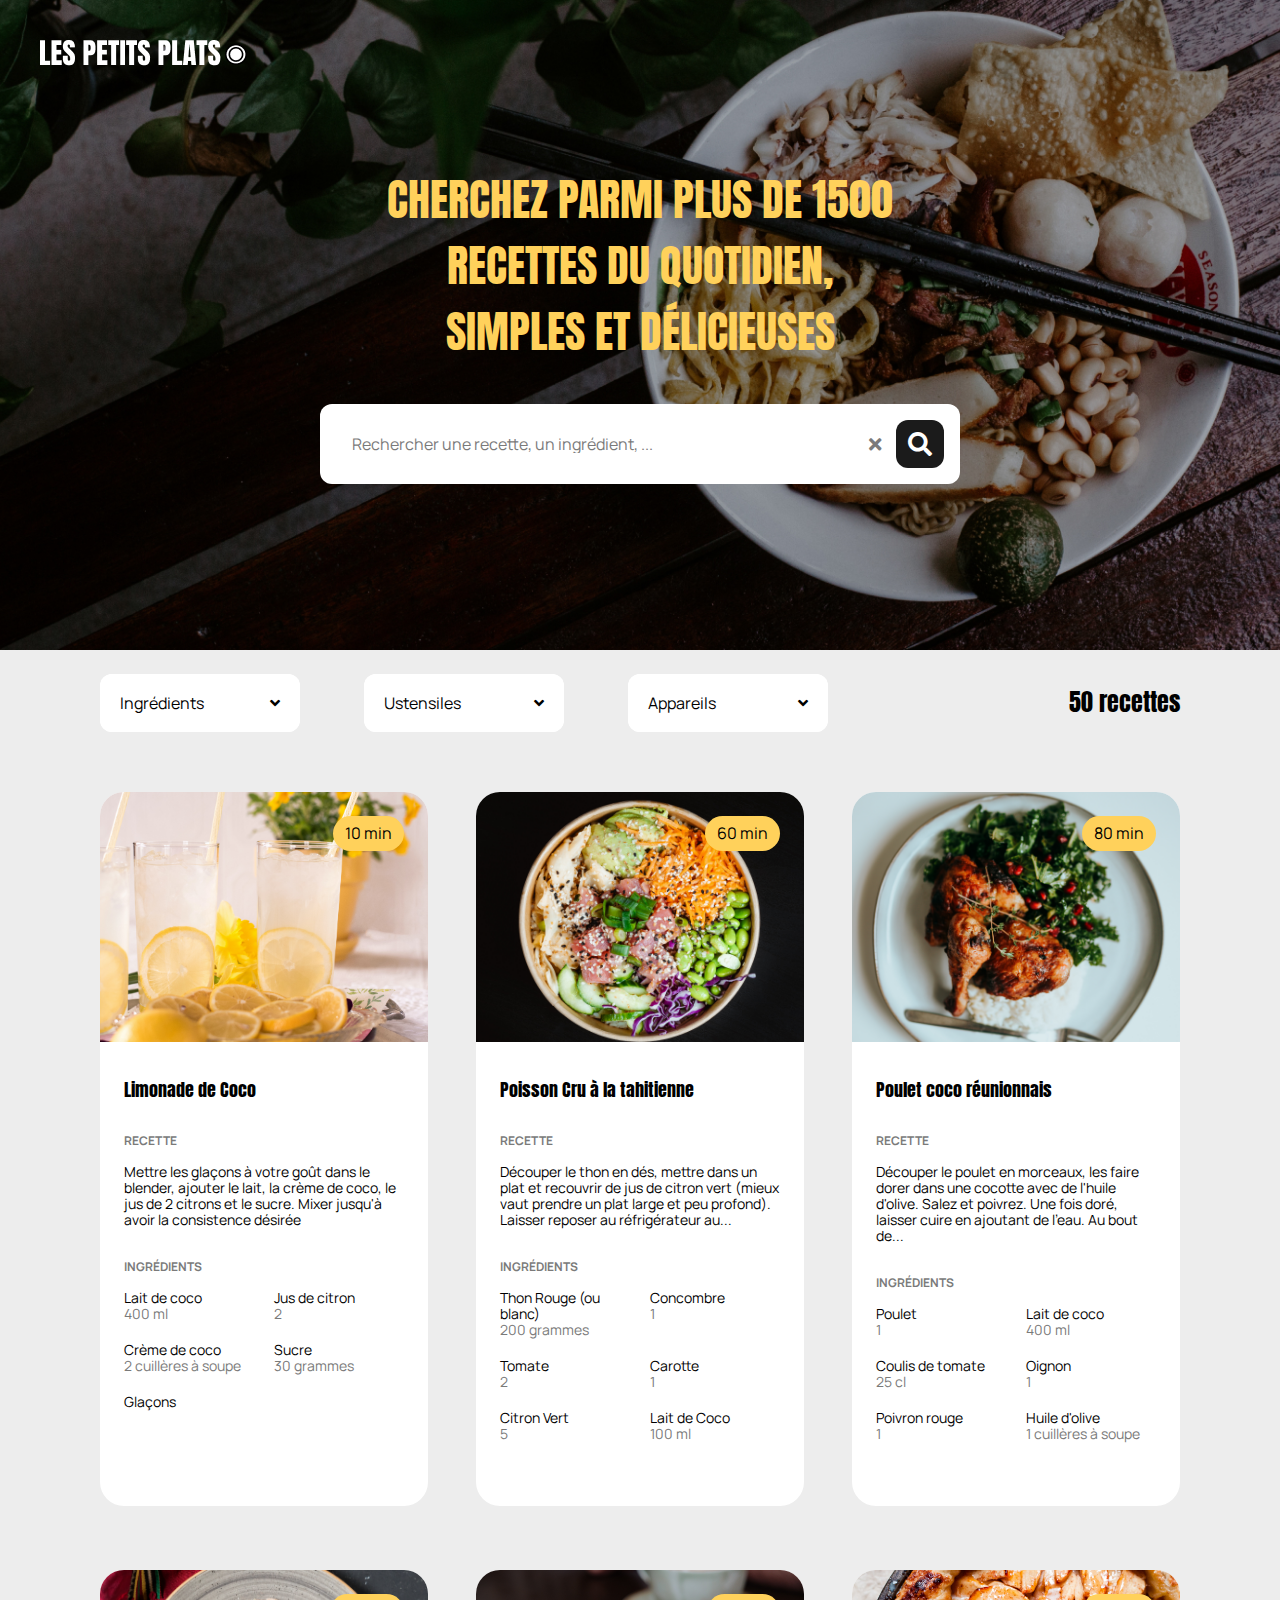
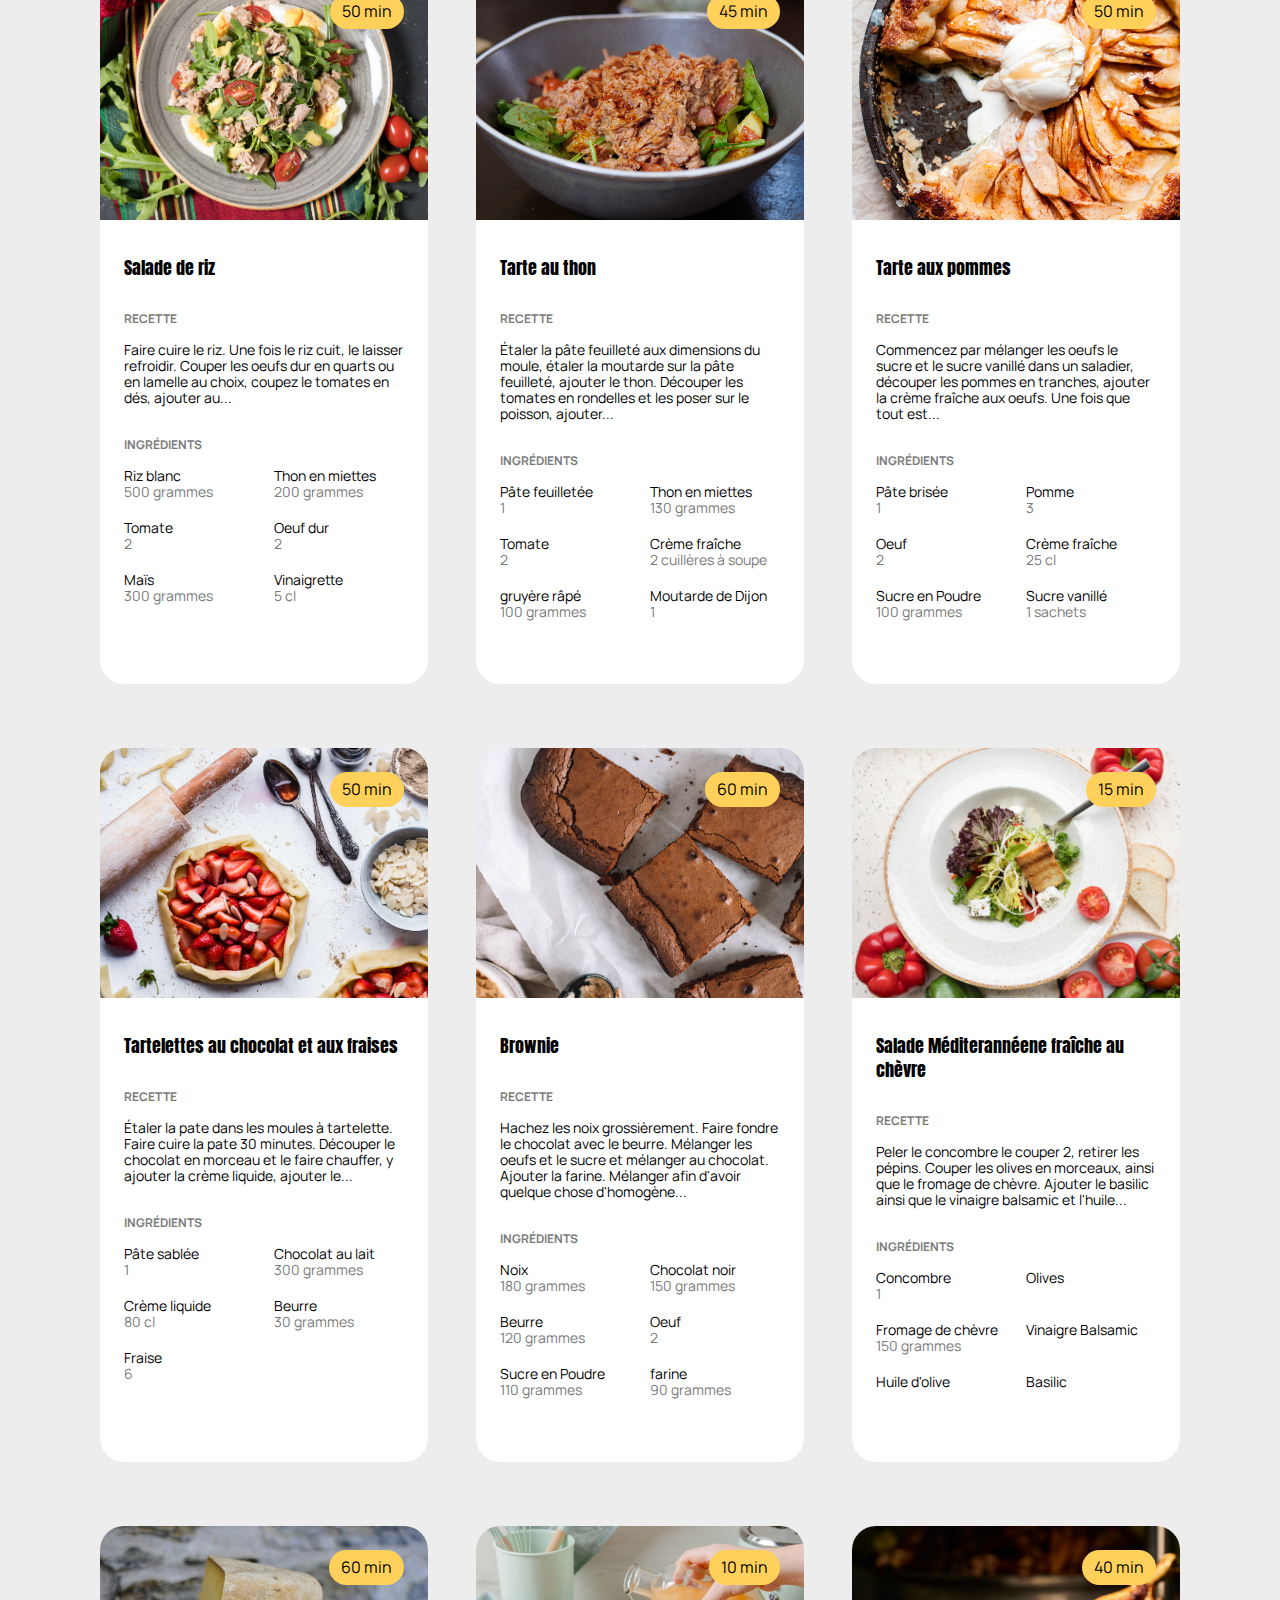
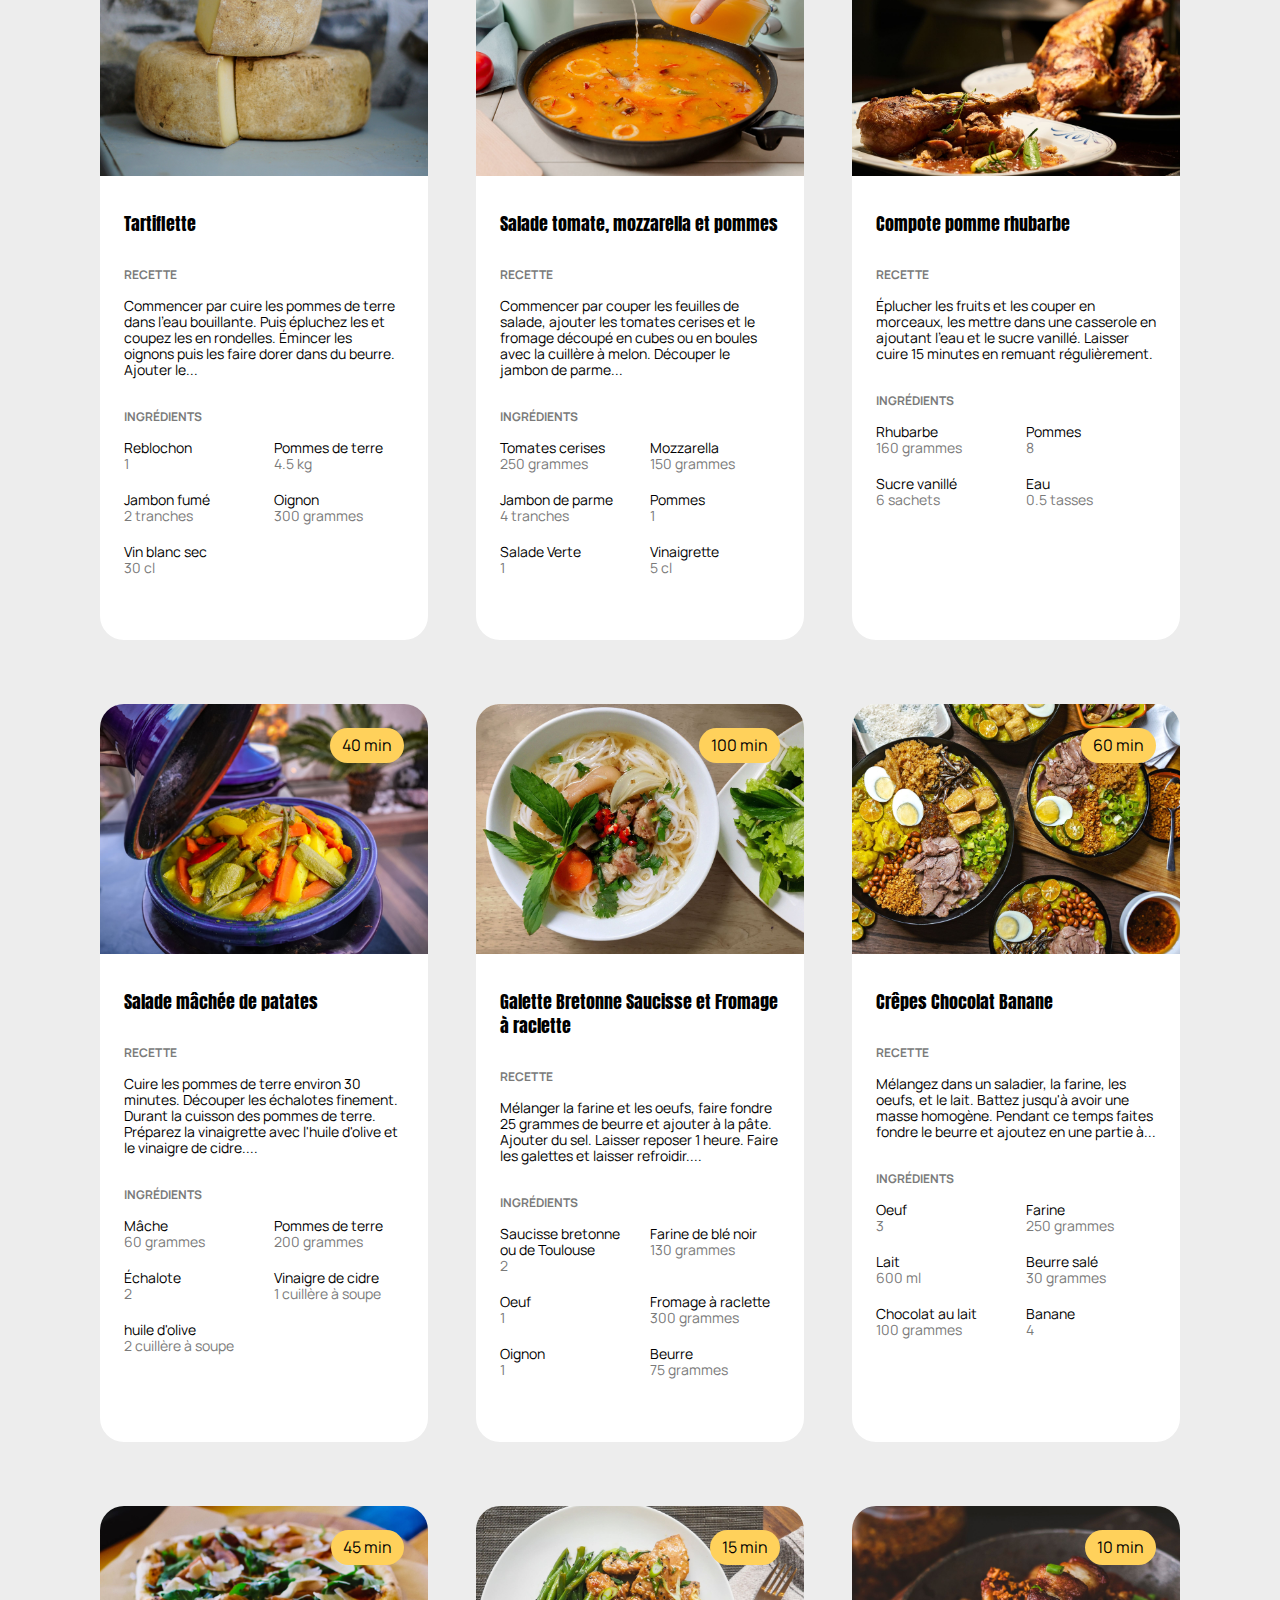
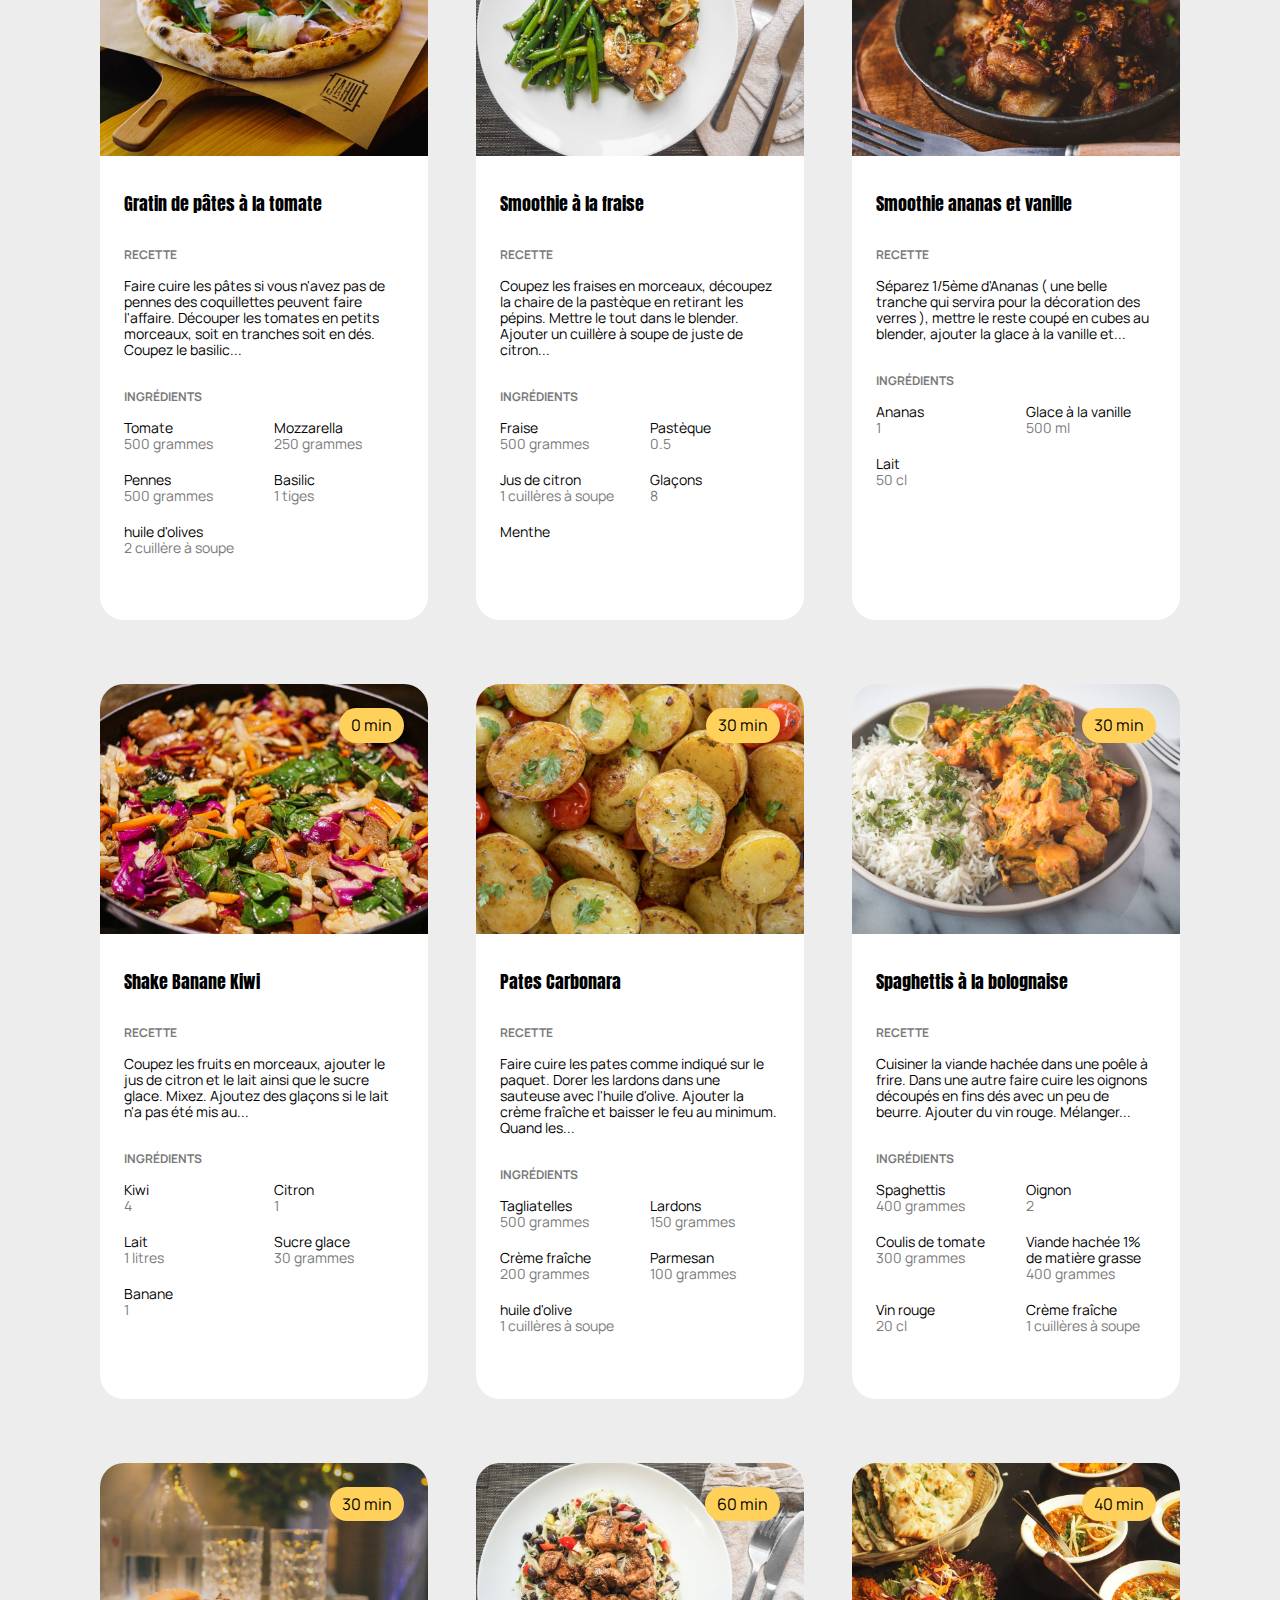
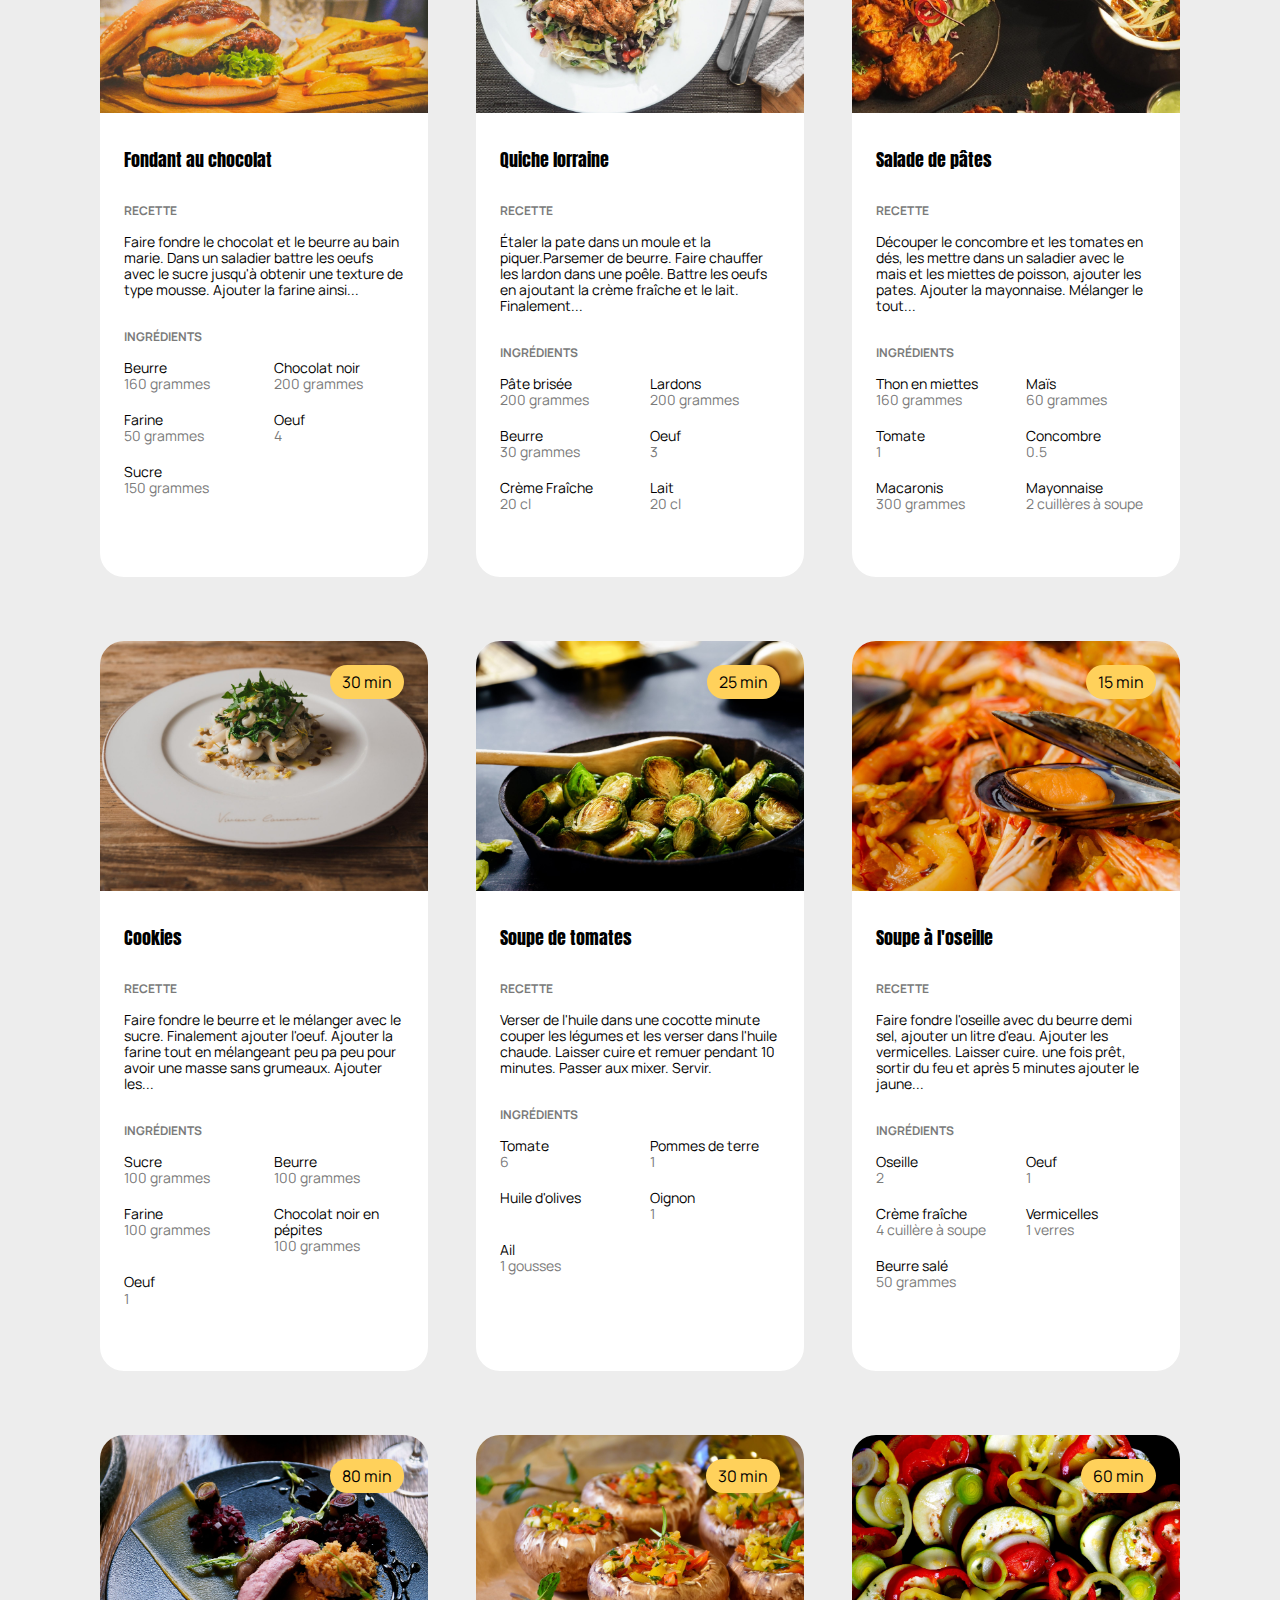
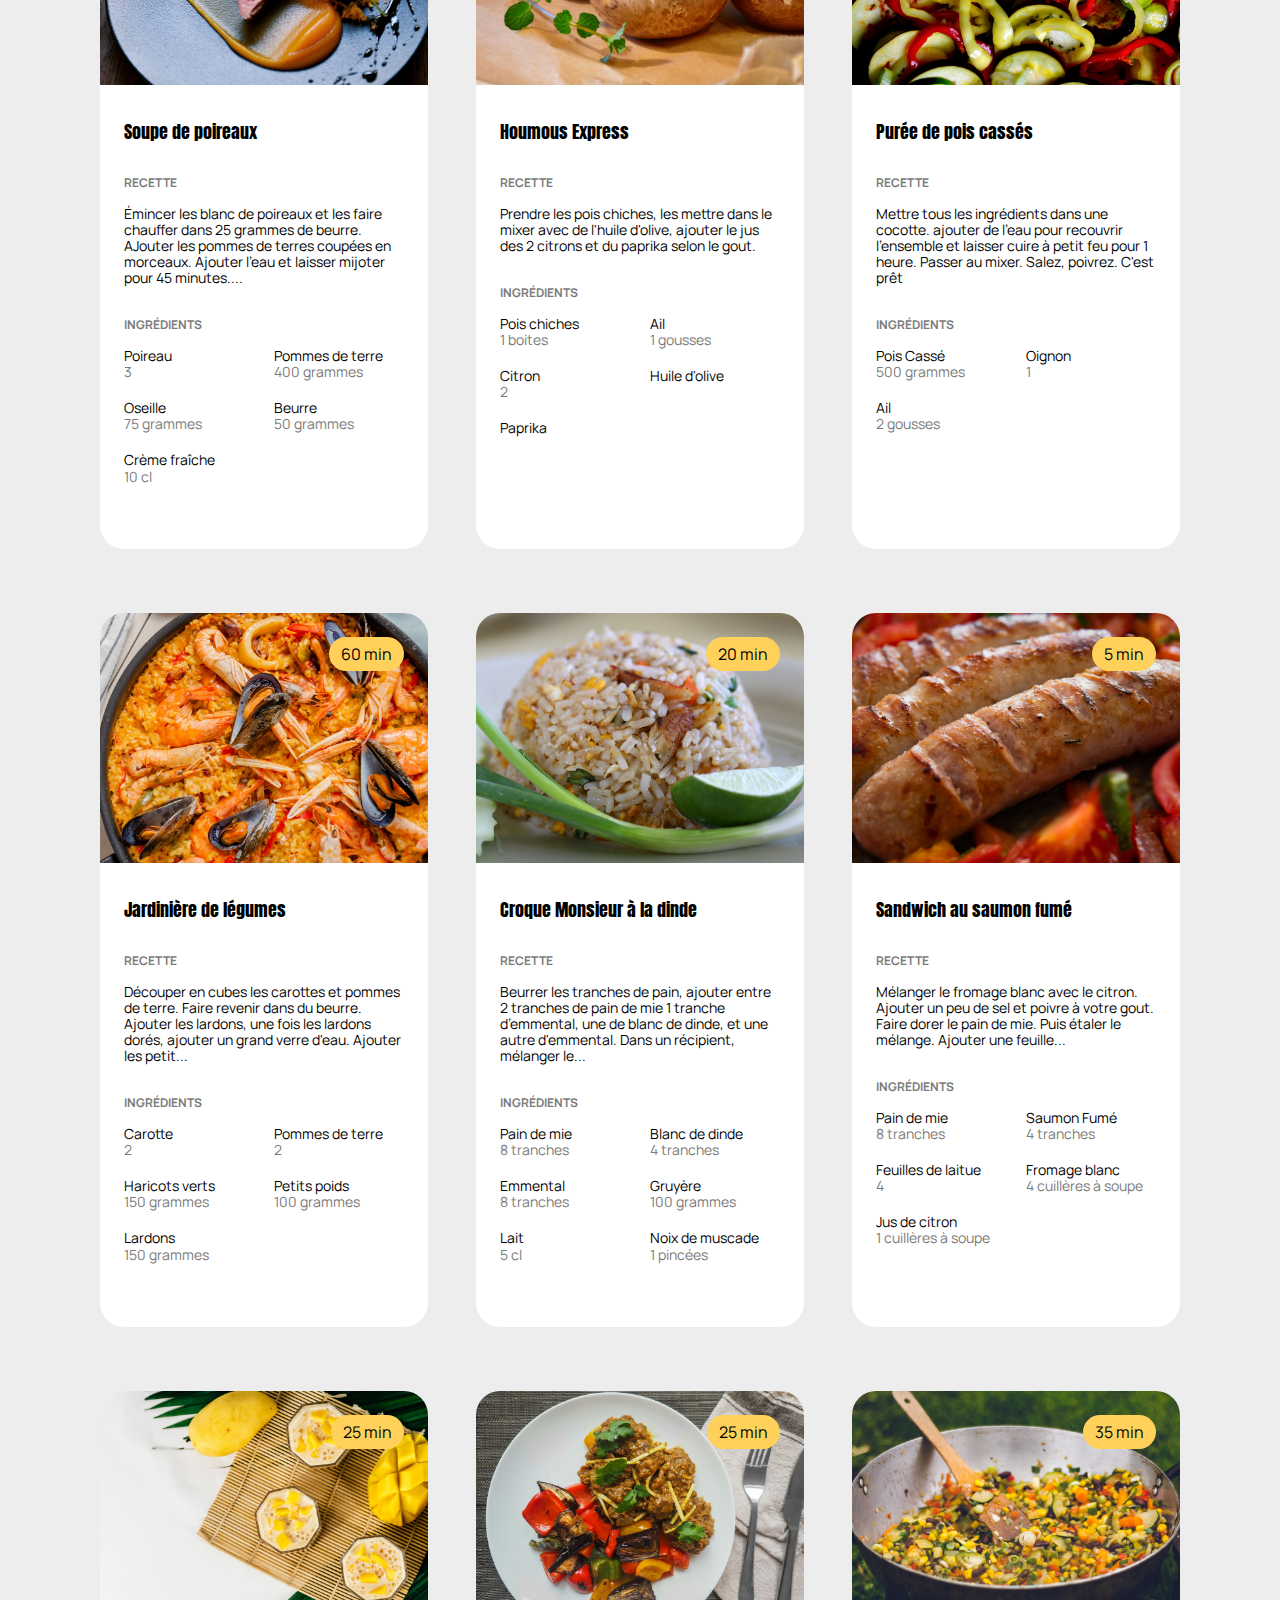
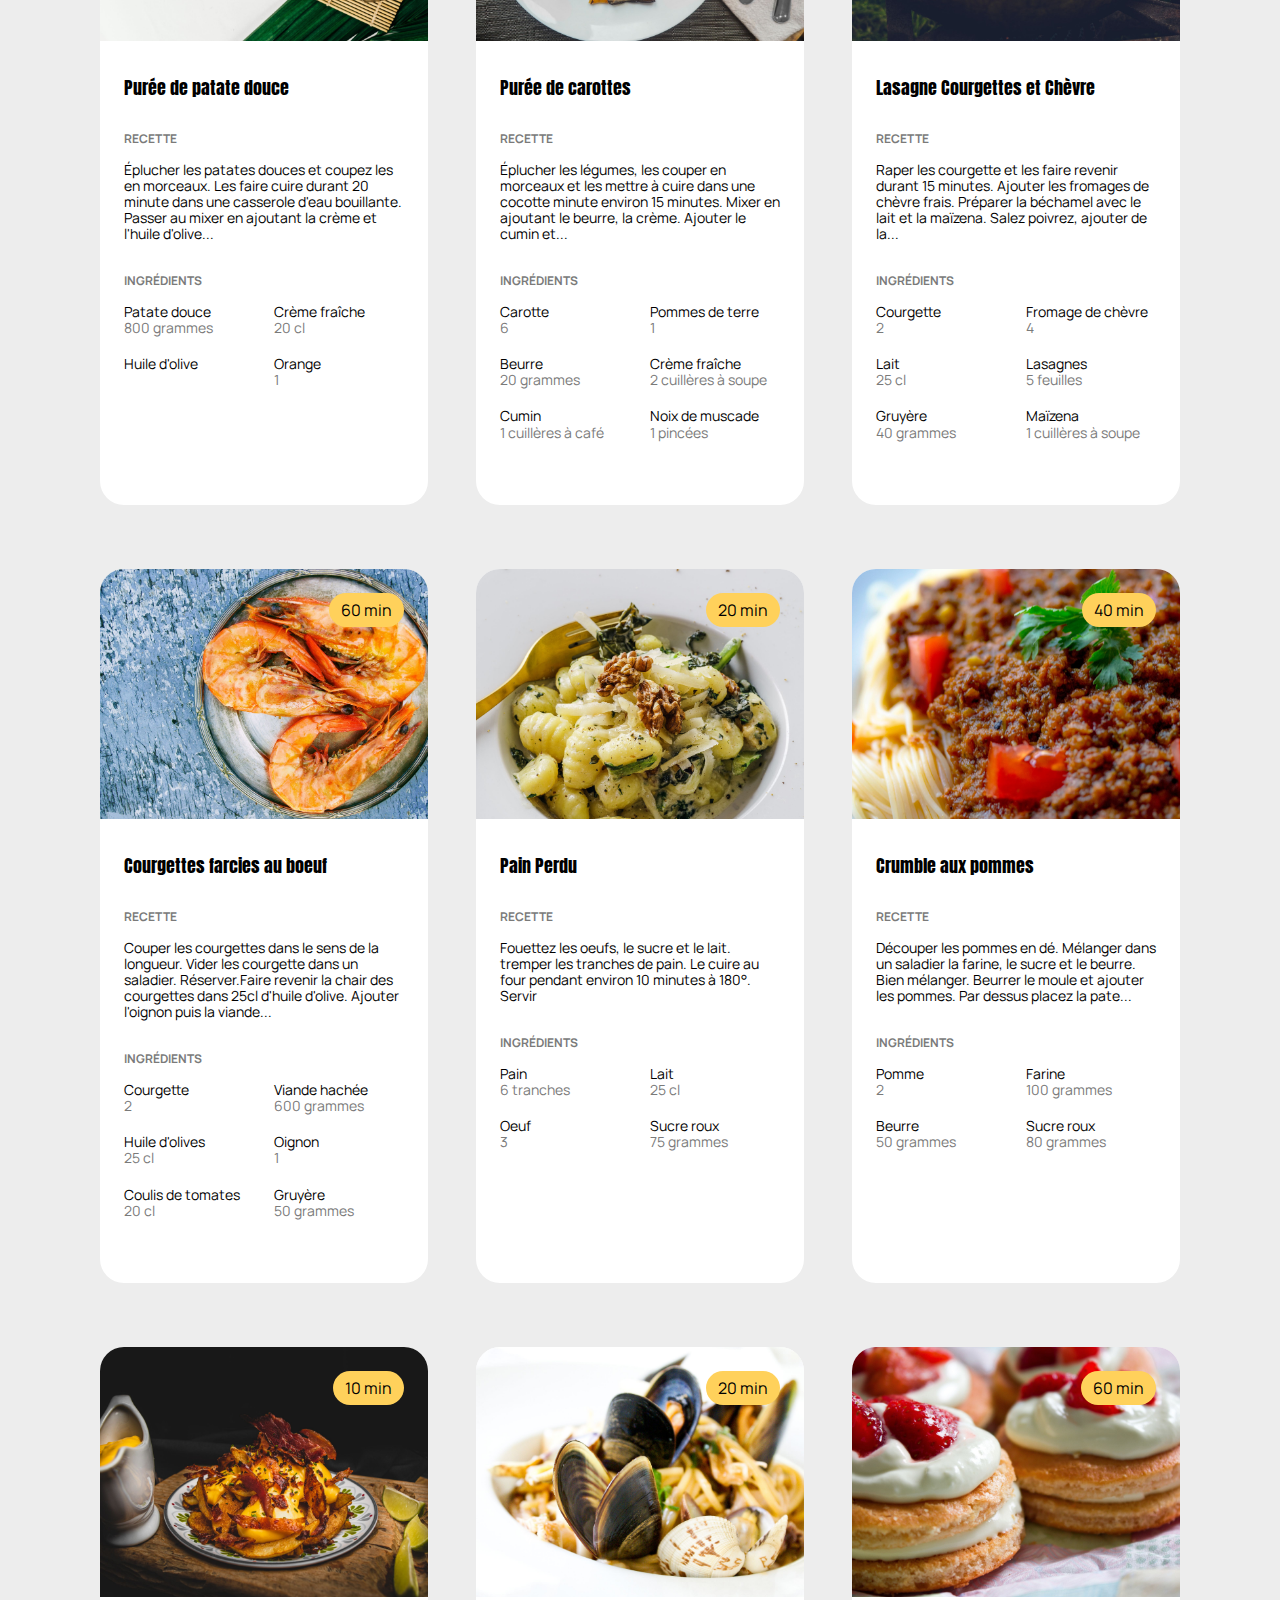
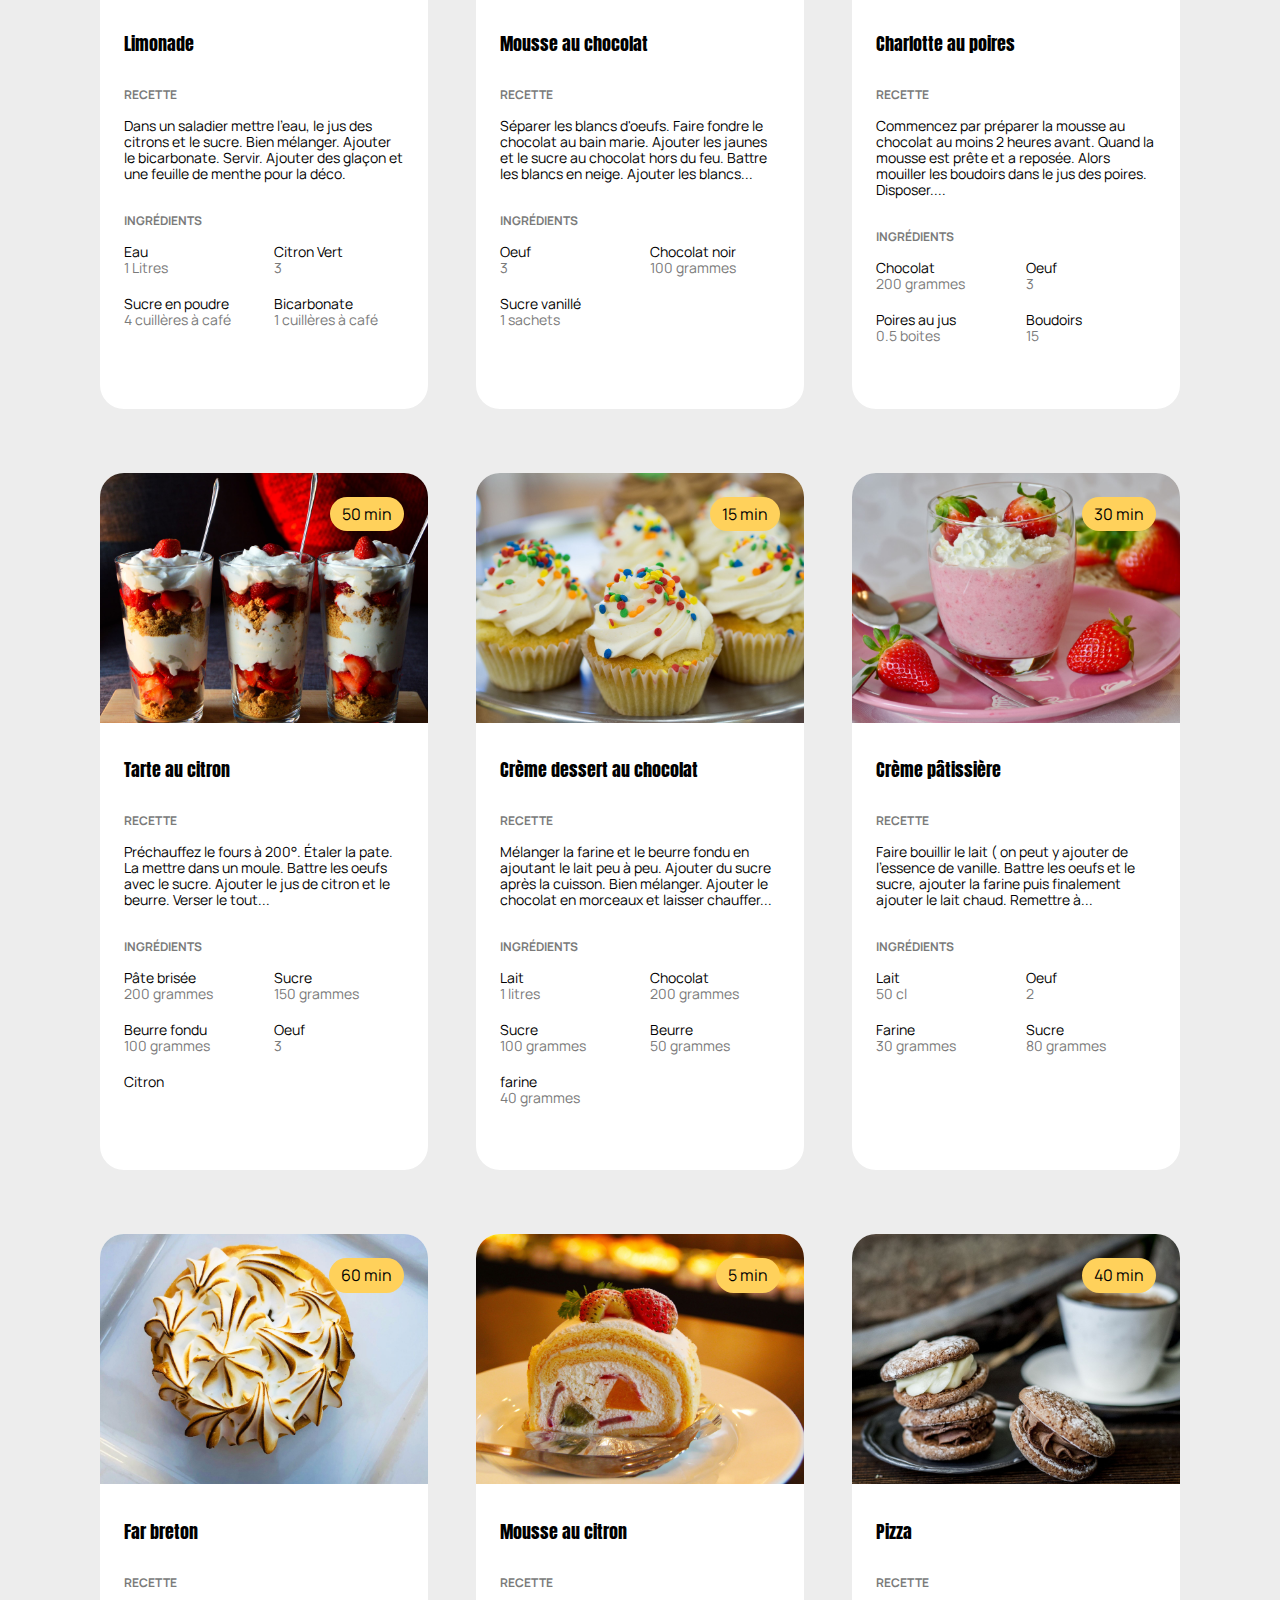
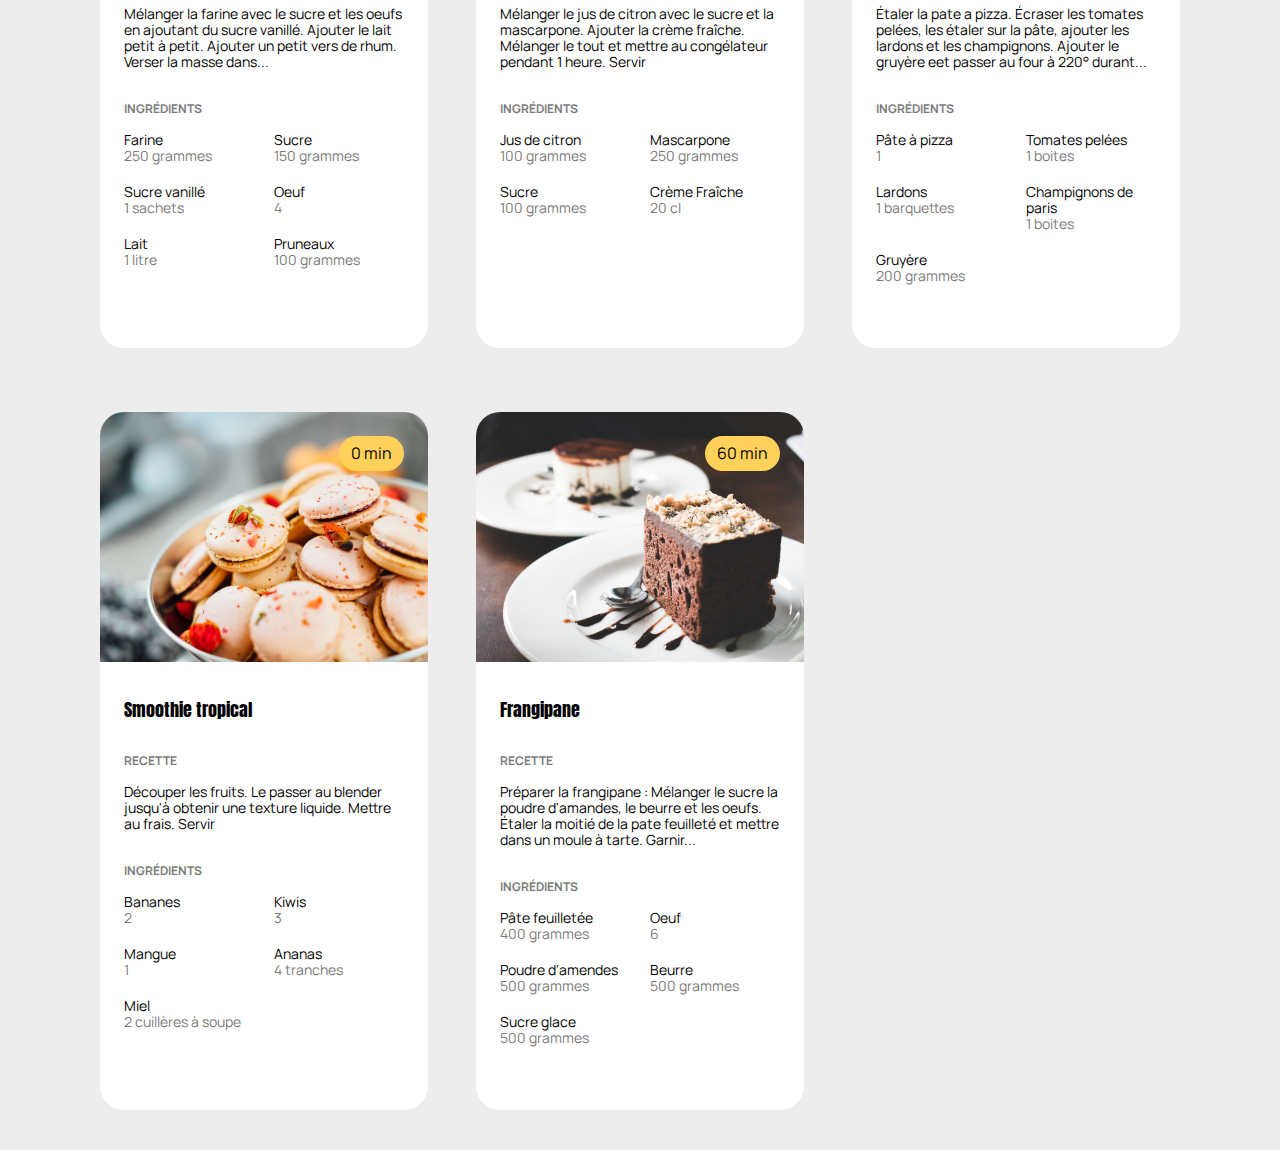
<file: index.html>
<!DOCTYPE html>
<html lang="fr">

<head>
    <meta charset="UTF-8">
    <meta name="viewport" content="width=device-width, initial-scale=1.0">
    <link rel="stylesheet" href="https://cdnjs.cloudflare.com/ajax/libs/font-awesome/5.15.3/css/all.min.css">
    <link rel="stylesheet" href="css/styles.css">
    <title>Les petits plats</title>
</head>
<body>
    <main id="app"></main>
    <script src="js/pages/index.js" type="module"></script>
</body>

</html>
</file>
<file: css/styles.css>
@import 'variables.css';
@import 'normalize.css';

body {
    background-color: var(--grey);
    font-family: var(--bodyFont);
}

.searchSection {
    background-image: url('../assets/img/Header-img.jpg');
    background-size: cover;
    background-position: center;
    height: 650px;
    display: flex;
    flex-direction: column;
    justify-content: center;
    align-items: center;
    position: relative;
}

.headerLogo {
    position: absolute;
    top: var(--spacing-3xl);
    left: var(--spacing-3xl);
}

.headerTitle {
    font-size: var(--titleFontSize);
    font-family: var(--titleFont);
    font-weight: var(--regular);
    text-transform: uppercase;
    color: var(--yellow);
    text-align: center;
    margin:0 30%;
    margin-bottom: var(--spacing-3xl);
    line-height: var(--titleLineHeight);
}

.searchInputContainer {
    position: relative;
    height: var(--spacing-7xl);
    width: 50%;
    background-color: var(--white);
    display: flex;
    align-items: center;
    justify-content: space-between;
    padding: var(--spacing-md);
    padding-left: var(--spacing-2xl);
    border-radius: var(--lightRadius);
}

.headerInput {
    width: 100%;
    border: none;
}

.headerInput::placeholder {
    color: var(--lightgray);
}

.headerInput:focus {
    outline: none;
}

.searchIconContainer {
    display: flex;
    gap: 15px;
    align-items: center;
}

.searchIcon {
    background-color: var(--black);
    padding: var(--spacing-sm);
    color: var(--white);
    font-size: var(--subtitleFontSize);
    border-radius:var(--lightRadius) ;
    cursor: pointer;
}

.searchIcon:hover {
    background-color: var(--yellow);
    transition-duration: var(--commonTransition);
    color: var(--black);
}

.clearIcon {
    font-size: var(--titleCardFontSize);
    cursor: pointer;
    color: var(--lightgray);
}

.clearIcon:hover {
    color: var(--black);
    transition-duration: var(--commonTransition);
}

.recipeSection {
    margin: var(--spacing-xl) var(--spacing-body);
}

.recipeHeader {
    display: flex;
    justify-content: space-between;
    align-items: center;
    margin-bottom:var(--spacing-lg) ;
}

.filterResult{
    font-size: var(--subtitleFontSize);
    font-family: var(--titleFont);
    font-weight: var(--regular);

}

.recipeFilter {
    display: flex;
    gap: var(--spacing-6xl);
}

.recipeSelectFilter {
    padding: var(--spacing-md);
}

.recipeGrid {
    margin: var(--spacing-3xl) 0;
    display: grid;
    grid-template-columns: repeat(3, 1fr);
    grid-column-gap: var(--spacing-4xl);
    grid-row-gap: var(--spacing-6xl);
}

.recipeCard {
    border-radius: var(--boldRadius);
    background-color: var(--white);
    position: relative;
}

.recipeCardImage {
    width: 100%;
    height: 250px;
    object-fit: cover;
    border-radius: var(--boldRadius) var(--boldRadius) 0 0;
}

.recipeCardContent {
    padding: var(--spacing-2xl) var(--spacing-xl) var(--spacing-6xl) var(--spacing-xl);
    font-size: var(--bodyCardFontSize);
}

.recipeCardTitle {
    font-family: var(--titleFont);
    font-size: var(--titleCardFontSize);
    font-weight: var(--regular);
    line-height: var(--titleCardLineHeight);
}

.recipeCardDetailsTitle {
    font-size: var(--subtitleCardFontSize);
    font-weight: var(--bold);
    color: var(--lightgray);
    text-transform: uppercase;
    margin-top: var(--spacing-2xl);
}

.recipeCardDetailsSteps {
    margin-top: var(--spacing-md);
}

.recipeCardDetailsGrid {
    display: grid;
    grid-template-columns: 1fr 1fr;
    gap: var(--spacing-lg);
    margin-top: var(--spacing-md);
}

.recipeCardIngredientsQuantity {
    color: var(--lightgray);
}

.recipeDuration {
    position: absolute;
    top: var(--spacing-xl);
    right: var(--spacing-xl);
    background-color: var(--yellow);
    padding: var(--spacing-xs) var(--spacing-sm);
    border-radius: var(--boldRadius);
}

.dropdown-container {
    display: flex;
    gap: var(--spacing-6xl);
}

.dropdown {
    position: relative;
    border-radius: var(--lightRadius);
    background-color: var(--white);
}

.dropdown-button {
    background-color: white;
    padding: var(--spacing-lg);
    border: none;
    cursor: pointer;
    border-radius: var(--lightRadius);
    display: flex;
    justify-content: space-between;
    align-items: center;
    min-width: var(--filterWidth);
}

.dropdown-button:focus {
    outline: none;
}

.dropdown-menu {
    position: absolute;
    background-color: white;
    z-index: 1;
    list-style: none;
    width: 100%;
    border-radius: var(--lightRadius);
    top: 110%;
    max-height: 200px;
    overflow-y: scroll;
    overflow-x: hidden;
}

.dropdown-search-container{
    position: relative;
    color: var(--lightgray);
    
}

.dropdown-search{
    margin: var(--spacing-md);
    padding: var(--spacing-xs) var(--spacing-4xl) var(--spacing-xs) var(--spacing-xs);
    width: calc(100% - var(--spacing-md) * 2);
    border-radius: 2px;
    border: solid 1px var(--lightgray);
    color: var(--lightgray);
}

.dropdown-search:focus {
    outline: none;
}

.dropdown-search-icon{
    position: absolute;
    right: var(--spacing-xl);
    top: 50%;
    transform: translateY(-50%);
    display: flex;
    gap: var(--spacing-xs);
    align-items: center;
}

.clear-btn {
    background: none;
    border: none;
    cursor: pointer;
    color: var(--lightgray);
    font-weight: var(--lightbold);
    font-size: var(--subtitleFontSize);
}

.dropdown-menu::-webkit-scrollbar {
    border-radius: var(--lightRadius);
    width: 10px;
}

.dropdown-menu::-webkit-scrollbar-track {
    background: #f1f1f1;
    border-radius: var(--lightRadius);
    width: 10px;
  }

.dropdown-menu::-webkit-scrollbar-thumb {
    background-color: var(--yellow);
    border-radius: var(--lightRadius);
    height: 40px;
    
}

.dropdown-menu.hidden {
    display: none;
}

.dropdown-menu.show {
    display: block;
}

.dropdown-item {
    padding: var(--spacing-sm) var(--spacing-lg);
    cursor: pointer;
    text-transform: capitalize;
}

.dropdown-item:hover {
    background-color: var(--yellow);
}


.selected-items {
    display: flex;
    flex-wrap: wrap;
    gap: var(--spacing-sm);
}

.selected-item {
    background-color: var(--yellow);
    padding: var(--spacing-md);
    min-width: 100px;
    display: flex;
    justify-content: space-between;
    align-items: center;
    gap: var(--spacing-sm);
    font-weight: var(--lightbold);
    border-radius: var(--lightRadius);
}

.selected-item .remove-btn {
    background: none;
    border: none;
    cursor: pointer;
    font-weight: var(--bold);
}

.dropdown .filter-tag{
    display: flex;
    flex-direction: column;
    gap: var(--spacing-xs);
    margin-bottom: var(--spacing-xs);
}

.dropdown .filter-tag-items{
    padding: var(--spacing-sm) var(--spacing-lg);
    border-radius:0%;
}

.remove-btn.hidden {
    display: none;
}

.selected{
    background-color: var(--yellow);
    display: flex;
    justify-content: space-between;
    align-items: center;
}

.selected .remove-btn{
    background: none;
    border: none;
    cursor: pointer;
    font-weight: var(--lightbold);
}
</file>
